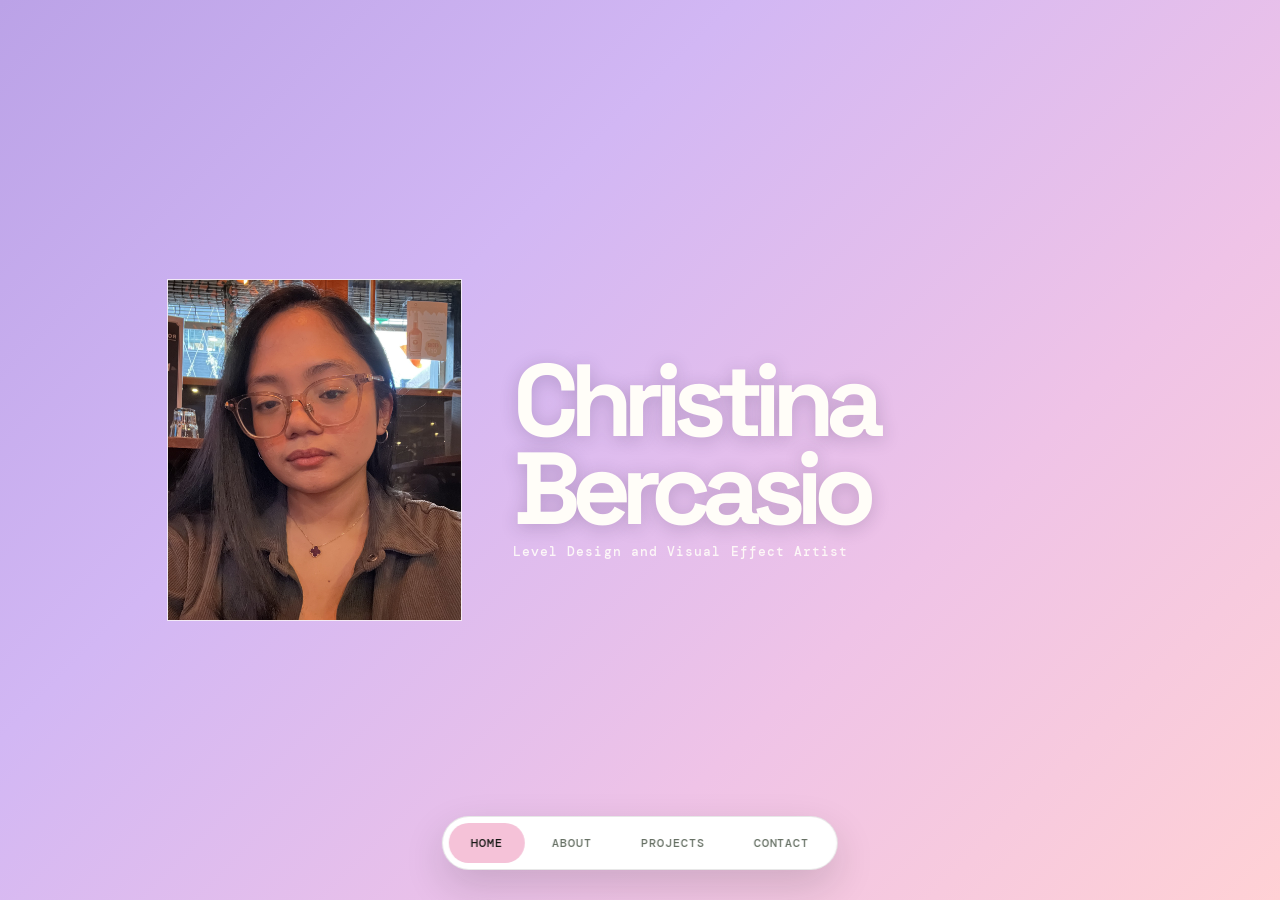
<file: index.html>
<!doctype html>
<html lang="en">
  <head>
    <meta charset="UTF-8" />
    <meta name="viewport" content="width=device-width, initial-scale=1.0" />
    <link rel="stylesheet" href="styles/portfolio.css" />
    <script src="scripts/portfolio.js" defer></script>
    <title>Christina Bercasio | Level Design + VFX</title>
  </head>

  <body>
    <main id="section-hero" class="full-page-section-layout">
      <div class="main-content-layout">
        <div class="hero-copy fade-in-up">
          <h1>Christina<br /><span>Bercasio</span></h1>
          <p class="hero-role">Level Design and Visual Effect Artist</p>
        </div>
        <img class="hero-portrait" src="images/IMG_1557.jpeg" alt="Portrait of Christina Bercasio" />
      </div>
    </main>

    <!-- Floating site navigation keeps every page one tap away. -->
    <nav class="bottom-nav" aria-label="Primary navigation">
      <a href="index.html" class="is-active" aria-current="page">Home</a>
      <a href="about.html">About</a>
      <a href="projects.html">Projects</a>
      <a href="contact.html">Contact</a>
    </nav>
  </body>
</html>
</file>
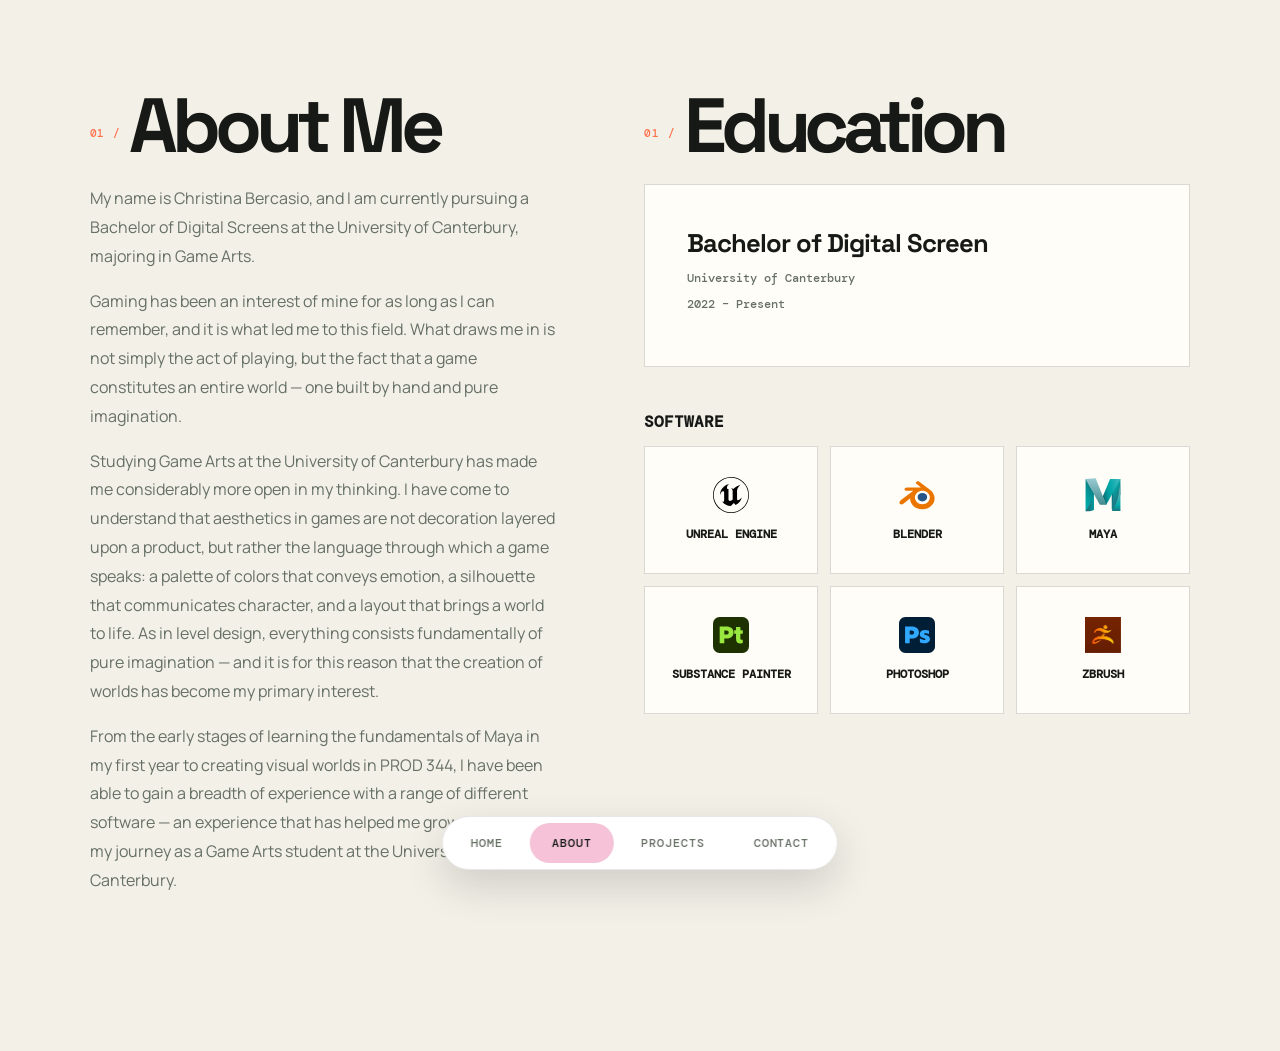
<file: about.html>
<!doctype html>
<html lang="en">
  <head>
    <meta charset="UTF-8" />
    <meta name="viewport" content="width=device-width, initial-scale=1.0" />
    <link rel="stylesheet" href="styles/portfolio.css" />
    <script src="scripts/portfolio.js" defer></script>
    <title>Christina Bercasio | About</title>
  </head>

  <body>
    <div class="full-page-section-layout" id="section-about">
      <div class="main-content-layout">
        <!-- The left column introduces Christina and her creative focus. -->
        <div class="descriptive-content-area about-bio reveal-right">
          <h2>About Me</h2>
          <p>
            My name is Christina Bercasio, and I am currently pursuing a Bachelor of Digital Screens at the University of Canterbury, majoring in Game Arts.
          </p>
          <p>
            Gaming has been an interest of mine for as long as I can remember, and it is what led me to this field. What draws me in is not simply the act of playing, but the fact that a game constitutes an entire world — one built by hand and pure imagination.
          </p>
          <p>
            Studying Game Arts at the University of Canterbury has made me considerably more open in my thinking. I have come to understand that aesthetics in games are not decoration layered upon a product, but rather the language through which a game speaks: a palette of colors that conveys emotion, a silhouette that communicates character, and a layout that brings a world to life. As in level design, everything consists fundamentally of pure imagination — and it is for this reason that the creation of worlds has become my primary interest.
          </p>
          <p>
            From the early stages of learning the fundamentals of Maya in my first year to creating visual worlds in PROD 344, I have been able to gain a breadth of experience with a range of different software — an experience that has helped me grow throughout my journey as a Game Arts student at the University of Canterbury.
          </p>
        </div>

        <!-- The right column keeps Education above the software used in her practice. -->
        <div class="about-details">
          <div class="exp-page-container about-education">
            <h2 class="exp-page-title reveal">Education</h2>
            <div class="exp-page-item animate-on-scroll stagger-1">
              <div class="exp-header-section">
                <div class="exp-company-info">
                  <h2>Bachelor of Digital Screen</h2>
                  <p class="exp-org">University of Canterbury</p>
                  <p class="exp-period">2022 &ndash; Present</p>
                </div>
              </div>
            </div>
          </div>

          <div class="about-software descriptive-content-area">
            <h3 class="stats-title about-tools-title">Software</h3>
            <div class="tech-grid about-tools-grid">
              <div class="tech-item">
                <img src="images/software/unreal-engine.svg" alt="Unreal Engine" />
                <span>Unreal Engine</span>
              </div>
              <div class="tech-item">
                <img src="images/software/blender.svg" alt="Blender" />
                <span>Blender</span>
              </div>
              <div class="tech-item">
                <img src="images/software/maya.svg" alt="Autodesk Maya" />
                <span>Maya</span>
              </div>
              <div class="tech-item">
                <img src="images/software/substance-3d-painter.svg" alt="Adobe Substance 3D Painter" />
                <span>Substance Painter</span>
              </div>
              <div class="tech-item">
                <img src="images/software/photoshop.svg" alt="Adobe Photoshop" />
                <span>Photoshop</span>
              </div>
              <div class="tech-item">
                <img src="images/software/zbrush.jpg" alt="Maxon ZBrush" />
                <span>ZBrush</span>
              </div>
            </div>
          </div>
        </div>
      </div>
    </div>

    <nav class="bottom-nav" aria-label="Primary navigation">
      <a href="index.html">Home</a>
      <a href="about.html" class="is-active" aria-current="page">About</a>
      <a href="projects.html">Projects</a>
      <a href="contact.html">Contact</a>
    </nav>
  </body>
</html>
</file>
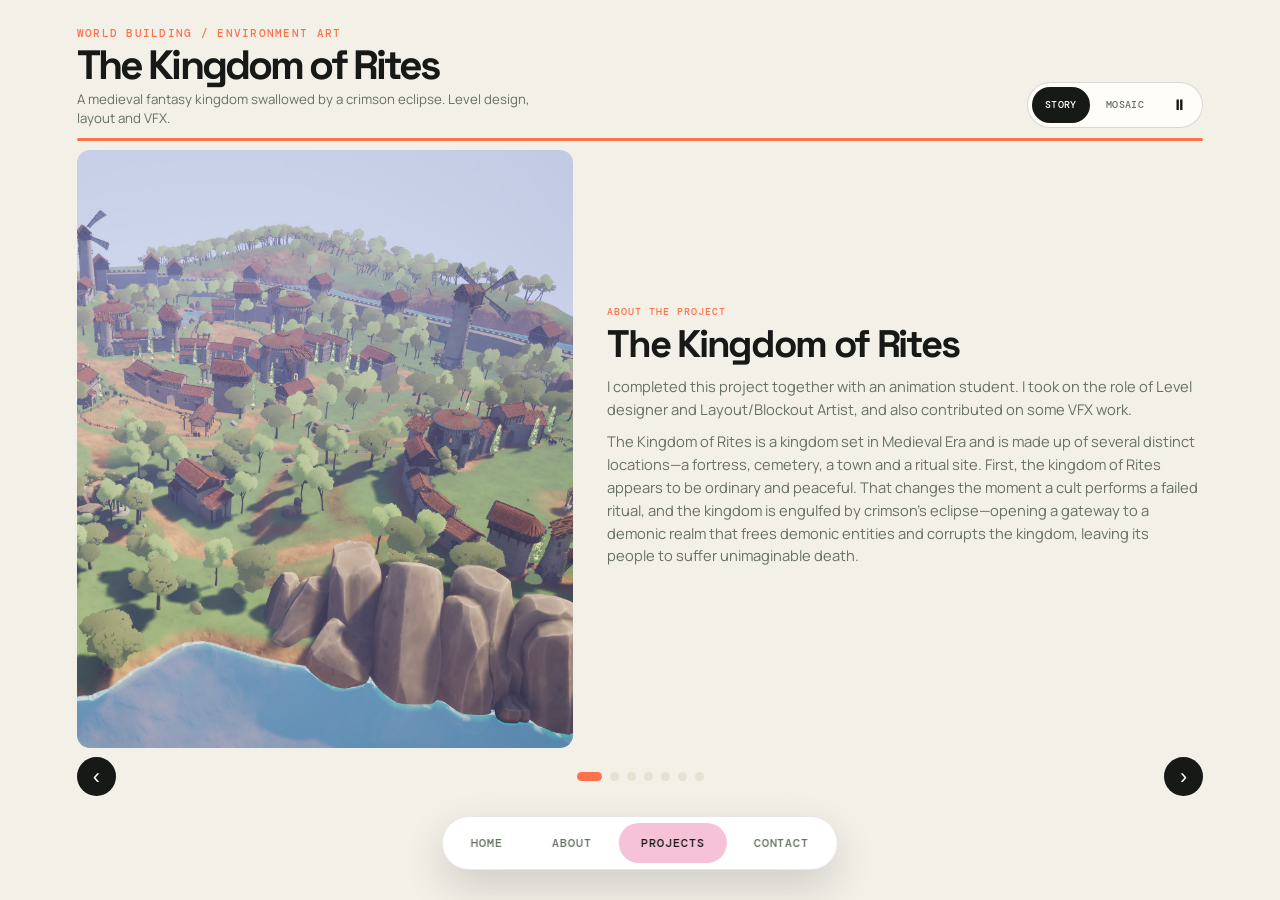
<file: projects.html>
<!doctype html>
<html lang="en">
  <head>
    <meta charset="UTF-8" />
    <meta name="viewport" content="width=device-width, initial-scale=1.0" />
    <link rel="stylesheet" href="styles/portfolio.css" />
    <link rel="stylesheet" href="styles/showcase.css" />
    <script src="scripts/portfolio.js" defer></script>
    <script src="scripts/showcase.js" defer></script>
    <title>Christina Bercasio | Projects</title>
  </head>

  <body>
    <main class="showcase" id="section-projects">
      <div class="showcase-shell">
        <header class="showcase-head">
          <div class="showcase-heading">
            <p class="showcase-kicker">World building / Environment art</p>
            <h1 class="showcase-title">The Kingdom of Rites</h1>
            <p class="showcase-intro">A medieval fantasy kingdom swallowed by a crimson eclipse. Level design, layout and VFX.</p>
          </div>
          <div class="showcase-controls" role="group" aria-label="Showcase view">
            <button type="button" data-mode="story" aria-pressed="true">Story</button>
            <button type="button" data-mode="mosaic" aria-pressed="false">Mosaic</button>
            <button type="button" class="showcase-autoplay" aria-label="Pause autoplay">&#x23F8;</button>
          </div>
        </header>
        <div class="showcase-progress" aria-hidden="true"><i></i></div>
        <section class="showcase-story" aria-label="Project story">
          <div class="showcase-story-page"></div>
          <div class="showcase-story-nav">
            <button type="button" class="showcase-arrow" data-story-step="-1" aria-label="Previous page">&#x2039;</button>
            <div class="showcase-dots" aria-label="Story pages"></div>
            <button type="button" class="showcase-arrow" data-story-step="1" aria-label="Next page">&#x203A;</button>
          </div>
        </section>
        <section class="showcase-mosaic" aria-label="The Kingdom of Rites gallery" hidden></section>
        <dialog class="showcase-lightbox" aria-label="The Kingdom of Rites gallery">
          <div class="showcase-lightbox-inner"></div>
        </dialog>
      </div>
    </main>

    <nav class="bottom-nav" aria-label="Primary navigation">
      <a href="index.html">Home</a>
      <a href="about.html">About</a>
      <a href="projects.html" class="is-active" aria-current="page">Projects</a>
      <a href="contact.html">Contact</a>
    </nav>
  </body>
</html>
</file>
<file: styles/portfolio.css>
/* These fonts separate expressive headings, readable body copy, and technical labels. */
@import url('https://fonts.googleapis.com/css2?family=DM+Mono:wght@400;500&family=Manrope:wght@400;500;600;700;800&family=Space+Grotesk:wght@400;500;600;700&display=swap');

/* Shared colors and font roles keep every page visually consistent. */
:root {
  --ink: #171916;
  --muted: #667064;
  --paper: #f3f0e8;
  --paper-deep: #e7e1d3;
  --line: rgba(23, 25, 22, 0.16);
  --lime: #c8ee70;
  --blush: #f5c2d8;
  --ember: #ff714b;
  --white: #fffdf8;
  --display: 'Space Grotesk', sans-serif;
  --body: 'Manrope', sans-serif;
  --mono: 'DM Mono', monospace;
}

* { box-sizing: border-box; }
html { scroll-behavior: smooth; background: var(--paper); }
body { margin: 0; background: var(--paper); color: var(--ink); font-family: var(--body); overflow-x: hidden; }
a { color: inherit; }
img { display: block; max-width: 100%; }

/* Floating navigation sits at the bottom center so the artwork stays unobstructed. */
.bottom-nav { position: fixed; bottom: clamp(18px, 3vw, 30px); left: 50%; z-index: 40; display: flex; align-items: center; gap: 5px; padding: 6px; background: #ffffff; border: 1px solid rgba(23, 25, 22, .1); border-radius: 999px; box-shadow: 0 16px 40px rgba(23, 25, 22, .16); backdrop-filter: blur(18px); transform: translateX(-50%); }
.bottom-nav a { padding: 12px 22px; border-radius: 999px; color: var(--muted); text-decoration: none; font: 500 .76rem var(--mono); letter-spacing: .08em; text-transform: uppercase; transition: background .22s ease, color .22s ease; }
.bottom-nav a:hover { color: var(--ink); background: var(--paper-deep); }
.bottom-nav a.is-active, .bottom-nav a.is-active:hover { background: var(--blush); color: var(--ink); }
.bottom-nav a:focus-visible { outline: 2px solid var(--ink); outline-offset: 3px; }

/* Shared page spacing leaves room for the fixed nav and keeps sections readable. */
.full-page-section-layout { min-height: 100vh; width: 100%; padding: clamp(56px, 7vw, 104px) clamp(22px, 7vw, 112px) 140px; position: relative; }
.main-content-layout { width: min(1180px, 100%); margin: 0 auto; display: flex; align-items: center; gap: clamp(32px, 7vw, 110px); }

/* The hero image and dark overlay keep the headline legible without hiding the artwork. */
#section-hero { min-height: 100svh; display: flex; align-items: center; padding-bottom: clamp(56px, 7vw, 104px); color: #302047; background: linear-gradient(135deg, #bba2e7 0%, #d2b7f4 34%, #efc3e7 68%, #ffd1d5 100%); }
#section-hero .main-content-layout { width: 100%; max-width: none; margin: 0; align-items: center; justify-content: center; gap: clamp(24px, 4vw, 72px); }
.hero-copy { position: relative; left: 0; order: 1; flex: 0 1 600px; max-width: 600px; text-align: left; }
.eyebrow, .kicker { color: var(--ember); font: 500 .7rem var(--mono); letter-spacing: .12em; text-transform: uppercase; }
.hero-copy h1 { margin: 18px 0 22px; color: var(--white); font: 700 clamp(3.8rem, 8vw, 8.5rem)/.86 var(--display); letter-spacing: -.09em; text-shadow: 0 3px 18px rgba(48, 32, 71, .22); }
.hero-copy h1 span { color: var(--white); }
.hero-copy p { max-width: 520px; margin: 0; color: rgba(255,253,248,.82); font-size: clamp(1rem, 1.6vw, 1.25rem); line-height: 1.65; }
.hero-copy .hero-role { max-width: none; margin: -12px 0 0; color: rgba(255,253,248,.9); font: 500 clamp(.72rem, 1.05vw, .92rem)/1.4 var(--mono); letter-spacing: .08em; }
.hero-portrait { display: block; order: 0; flex: 0 1 clamp(240px, 23vw, 390px); width: clamp(240px, 23vw, 390px); max-height: 52svh; aspect-ratio: 2316 / 2692; border: 1px solid rgba(255,253,248,.72); object-fit: cover; object-position: center 42%; }
.hero-index { margin-left: auto; padding-bottom: 8px; color: #302047; font: 500 .68rem var(--mono); writing-mode: vertical-rl; letter-spacing: .1em; text-decoration: none; transition: color .25s ease, transform .25s ease; }
.hero-index:hover { color: var(--white); transform: translateY(4px); }

/* This section turns the homepage scroll into a visual index of the portfolio pages. */
.home-explore { padding: clamp(80px, 12vw, 150px) clamp(22px, 7vw, 112px) 140px; background: var(--paper); }
.home-explore-heading { width: min(1180px, 100%); margin: 0 auto 42px; }
.home-explore-heading h2 { margin: 12px 0; color: var(--ink); font: 700 clamp(2.6rem, 6vw, 6rem)/.9 var(--display); letter-spacing: -.08em; }
.home-explore-heading > p:last-child { max-width: 430px; margin: 0; color: var(--muted); line-height: 1.7; }
.home-page-grid { width: min(1180px, 100%); margin: 0 auto; display: grid; grid-template-columns: repeat(12, 1fr); grid-auto-rows: 250px; gap: 14px; }
.home-page-card { position: relative; grid-column: span 4; overflow: hidden; min-width: 0; background: var(--ink); color: var(--white); text-decoration: none; }
.home-page-card-large { grid-column: span 8; grid-row: span 2; }
.home-page-card-wide { grid-column: span 8; }
.home-page-card::after { content: ''; position: absolute; inset: 0; background: linear-gradient(180deg, transparent 30%, rgba(12, 15, 11, .9)); }
.home-page-card img { width: 100%; height: 100%; object-fit: cover; transition: transform .6s cubic-bezier(.2, .7, .2, 1), filter .3s ease; }
.home-page-card:hover img { transform: scale(1.06); filter: saturate(1.12); }
.home-page-card-copy { position: absolute; right: 24px; bottom: 22px; left: 24px; z-index: 1; display: flex; flex-direction: column; gap: 5px; }
.home-page-card-copy small, .home-page-card-copy em { color: var(--lime); font: 500 .64rem var(--mono); letter-spacing: .08em; text-transform: uppercase; font-style: normal; }
.home-page-card-copy strong { font: 700 clamp(1.5rem, 3vw, 3.2rem)/.95 var(--display); letter-spacing: -.06em; }
.home-page-card-copy em { color: rgba(255,253,248,.72); }

#section-about, #section-tech-stack, #section-contact, #section-projects { background: var(--paper); }
#section-about .main-content-layout { align-items: flex-start; }
.descriptive-content-area { width: min(760px, 100%); }
.descriptive-content-area h2, .exp-page-title, .main-title { margin: 0 0 24px; color: var(--ink); font: 700 clamp(2.5rem, 6vw, 5.8rem)/.92 var(--display); letter-spacing: -.08em; }
.descriptive-content-area p { max-width: 680px; color: var(--muted); font-size: 1rem; line-height: 1.8; }
.descriptive-content-area h2::before, .exp-page-title::before, .main-title::before { content: '01 / '; color: var(--ember); font: 500 .7rem var(--mono); letter-spacing: .08em; vertical-align: middle; }
.exp-page-container, .contact-container { width: min(1080px, 100%); margin: 0 auto; }
.exp-page-item, .project-item, .tech-item, .contact-methods { background: var(--white); border: 1px solid var(--line); }
.exp-page-item, .project-item { padding: clamp(22px, 4vw, 42px); margin-top: 18px; }
.exp-company-info h2, .project-header h3 { margin: 0 0 9px; font: 700 clamp(1.25rem, 2vw, 2rem) var(--display); letter-spacing: -.04em; }
.exp-org, .exp-period, .exp-location, .project-meta, .project-link, .project-link-disabled { color: var(--muted); font: 500 .72rem var(--mono); }
.exp-list, .project-list { padding-left: 18px; color: var(--muted); line-height: 1.75; }
.project-image-container { max-height: 370px; overflow: hidden; margin: -42px -42px 28px; }
.project-image { width: 100%; height: 370px; object-fit: cover; }
.project-link { color: var(--ember); text-decoration: none; }
.project-skills { display: flex; flex-wrap: wrap; gap: 8px; margin-top: 22px; }
.skill-badge { padding: 7px 10px; background: var(--paper-deep); color: var(--ink); font: 500 .62rem var(--mono); text-transform: uppercase; }
.tabs-container { display: flex; gap: 8px; margin: 30px 0 22px; border-bottom: 1px solid var(--line); }
.tab-btn { padding: 12px 0; margin-right: 22px; border: 0; border-bottom: 2px solid transparent; background: transparent; color: var(--muted); cursor: pointer; font: 500 .7rem var(--mono); text-transform: uppercase; }
.tab-btn.active { border-color: var(--ember); color: var(--ink); }
.tab-content { display: none; }
.tab-content.active { display: block; }

/* Tool cards use a shared grid so the About and Toolkit pages stay aligned. */
.tech-grid { display: grid; grid-template-columns: repeat(auto-fit, minmax(150px, 1fr)); gap: 12px; }
.tech-item { min-height: 150px; padding: 20px; display: flex; flex-direction: column; justify-content: center; align-items: center; gap: 14px; text-align: center; }
.tech-item img { width: 42px; height: 42px; object-fit: contain; }
.tech-item span { font: 600 .72rem var(--mono); text-transform: uppercase; }
.about-tools-title { margin: 34px 0 14px; }
.toolkit-heading { margin: 34px 0 14px; }
.about-tools-grid { grid-template-columns: repeat(3, minmax(0, 1fr)); }
.about-tools-grid .tech-item { min-height: 128px; padding: 14px 10px; }
.about-tools-grid .tech-item img { width: 36px; height: 36px; }
.about-bio { flex: 1 1 46%; max-width: 560px; margin: 0; }
.about-details { flex: 1 1 54%; min-width: 0; }
.about-education { width: 100%; }
.about-software { width: 100%; margin-top: 44px; }
.contact-container { text-align: left; }
.contact-methods { display: flex; flex-wrap: wrap; gap: 18px; padding: 20px; margin: 28px 0; }
.method-item { display: flex; align-items: center; gap: 10px; }
.method-item a { color: var(--ink); text-decoration: none; font: 500 .74rem var(--mono); }
.contact-icon { width: 20px; height: 20px; color: var(--ember); }
.stats-title { color: var(--ink); font: 600 1rem var(--mono); text-transform: uppercase; }

/* Projects showcase: one fixed screen with a modal viewer. */
.showcase { height: 100vh; height: 100dvh; min-height: 0; display: flex; overflow: hidden; }
.showcase-shell { width: min(1180px, 100%); height: 100%; min-height: 0; margin: 0 auto; display: flex; flex-direction: column; }
.showcase-head { flex: 0 0 auto; margin-bottom: 14px; }
.showcase-head .kicker { margin: 0 0 8px; }
.showcase-head .exp-page-title { margin: 0 0 10px; font-size: clamp(2rem, 3.4vw, 3.2rem); line-height: .95; }
.showcase-intro { max-width: 60ch; margin: 0; color: var(--muted); font-size: .95rem; line-height: 1.6; }
.showcase-nav { position: absolute; top: 50%; z-index: 2; width: 46px; height: 46px; border: 1px solid rgba(23, 25, 22, .12); border-radius: 50%; background: rgba(255, 253, 248, .92); color: var(--ink); font-size: 1.35rem; line-height: 1; cursor: pointer; box-shadow: 0 4px 16px rgba(0, 0, 0, .25); transform: translateY(-50%); }
.showcase-nav:hover { background: var(--white); }
.showcase-nav.prev { left: 14px; }
.showcase-nav.next { right: 14px; }
.showcase-badge { position: absolute; right: 5px; bottom: 5px; padding: 3px 6px; border-radius: 999px; background: var(--ember); color: var(--white); font: 700 .52rem var(--mono); letter-spacing: .04em; text-transform: uppercase; font-style: normal; }

.showcase-mosaic { flex: 1 1 auto; min-height: 0; display: grid; grid-template-columns: repeat(4, minmax(0, 1fr)); grid-template-rows: repeat(2, minmax(0, 1fr)); gap: 10px; }
.showcase-mosaic .showcase-tile:first-child { grid-column: span 2; }
.showcase-tile { position: relative; display: block; width: 100%; height: 100%; min-height: 0; padding: 0; border: 0; border-radius: 13px; overflow: hidden; background: var(--ink); text-align: left; cursor: pointer; }
.showcase-tile img { width: 100%; height: 100%; object-fit: cover; transition: transform .5s ease, opacity .3s ease; }
.showcase-tile:hover img { transform: scale(1.04); opacity: .9; }
.showcase-tile > span { position: absolute; right: 0; bottom: 0; left: 0; padding: 26px 14px 12px; color: var(--white); font: 600 .8rem var(--body); background: linear-gradient(transparent, rgba(0, 0, 0, .78)); }
.showcase-tile .showcase-badge { top: 10px; right: 10px; bottom: auto; }

.showcase button:focus-visible, .showcase-lightbox button:focus-visible { outline: 3px solid var(--ember); outline-offset: 2px; }
.showcase-lightbox { position: fixed; inset: 0; width: 100%; height: 100%; max-width: none; max-height: none; margin: 0; padding: 0; border: 0; background: #0c0e0b; }
.showcase-lightbox::backdrop { background: rgba(12, 14, 11, .96); }
.showcase-lightbox-inner { position: relative; display: grid; place-items: center; width: 100%; height: 100%; padding: 56px 16px 62px; overflow: hidden; }
.showcase-lightbox img, .showcase-lightbox video { display: block; width: auto; height: auto; max-width: 100%; max-height: 100%; object-fit: contain; background: #000; }
.showcase-close { position: absolute; top: 12px; right: 16px; z-index: 3; width: 44px; height: 44px; border: 0; border-radius: 50%; background: var(--paper); color: var(--ink); font-size: 1.25rem; line-height: 1; cursor: pointer; }
.showcase-lightbox-caption { position: absolute; right: 0; bottom: 0; left: 0; margin: 0; padding: 34px 18px 16px; color: var(--white); text-align: center; font-size: .82rem; pointer-events: none; background: linear-gradient(transparent, rgba(0, 0, 0, .72)); }

/* Content starts subtly hidden, then becomes visible when JavaScript adds .active. */
.animate-on-scroll, [class*='reveal'] { opacity: 0; transform: translateY(18px); transition: opacity .65s ease, transform .65s ease; }
.animate-on-scroll.active, [class*='reveal'].active { opacity: 1; transform: none; }
.fade-in-up { animation: rise .8s .15s both ease-out; }
@keyframes rise { from { opacity: 0; transform: translateY(22px); } to { opacity: 1; transform: none; } }

/* On small screens the nav becomes a menu and dense grids become easier to scan. */
@media (max-width: 760px) {
  .full-page-section-layout { padding: 64px 22px 120px; }
  #section-hero { align-items: center; justify-content: center; padding: 64px 22px 120px; background-position: 64% center; }
  #section-hero .main-content-layout { align-items: center; justify-content: center; gap: clamp(16px, 3vh, 28px); }
  .main-content-layout { flex-direction: column; align-items: flex-start; }
  #section-about .main-content-layout { flex-direction: column; }
  .about-bio, .about-details { width: 100%; max-width: none; }
  .hero-copy h1 { font-size: clamp(2.8rem, 15.5vw, 5.5rem); }
  .hero-copy { left: 0; order: 0; flex: 0 0 auto; width: 100%; margin: 0; text-align: center; }
  .hero-copy .hero-role { max-width: 100%; margin-right: auto; margin-left: auto; font-size: clamp(.62rem, 3.2vw, .86rem); letter-spacing: .05em; }
  .hero-portrait { order: 1; flex: 0 1 auto; width: min(76vw, 320px); max-height: 40svh; }
  .hero-index { display: inline-block; margin: 24px 0 0; padding: 0; writing-mode: horizontal-tb; }
  .home-explore { padding-top: 80px; }
  .home-page-grid { grid-template-columns: 1fr 1fr; grid-auto-rows: 190px; }
  .home-page-card, .home-page-card-large, .home-page-card-wide { grid-column: span 2; grid-row: span 1; }
  .home-page-card-copy { right: 18px; bottom: 17px; left: 18px; }
  .about-tools-grid { grid-template-columns: repeat(2, minmax(0, 1fr)); width: 100%; }
  .showcase { height: 100dvh; }
  .showcase-head { margin-bottom: 12px; }
  .showcase-head .exp-page-title { font-size: clamp(1.85rem, 8vw, 2.4rem); margin-bottom: 0; }
  .showcase-intro { display: none; }
  .showcase-mosaic { grid-template-columns: repeat(2, minmax(0, 1fr)); grid-template-rows: repeat(4, minmax(0, 1fr)); gap: 8px; }
  .showcase-tile { border-radius: 10px; }
  .showcase-tile > span { padding: 18px 10px 8px; font-size: .7rem; }
  .showcase-nav { width: 40px; height: 40px; font-size: 1.1rem; }
  .showcase-lightbox-inner { padding: 48px 10px 52px; }
  .showcase-close { top: 8px; right: 10px; width: 40px; height: 40px; }
  .showcase-lightbox-caption { padding: 26px 12px 12px; font-size: .74rem; }
  .project-image-container { margin: -22px -22px 24px; }
  .project-image { height: 230px; }
  .exp-page-item, .project-item { padding: 22px; }
  .bottom-nav { right: 18px; bottom: 14px; left: 18px; justify-content: space-between; transform: none; }
  .bottom-nav a { flex: 1; padding: 11px 6px; text-align: center; font-size: .64rem; letter-spacing: .06em; }
}

@media (max-width: 760px) and (max-height: 560px) {
  #section-hero { padding: 28px 18px 84px; }
  .hero-copy h1 { margin: 8px 0 16px; font-size: clamp(2.4rem, 12vw, 4rem); }
  .hero-copy .hero-role { margin-top: -8px; }
  .hero-portrait { width: min(54vw, 230px); max-height: 34svh; }
}

@media (max-width: 360px) {
  #section-hero { padding-right: 16px; padding-left: 16px; }
  .hero-copy h1 { font-size: clamp(2.4rem, 14vw, 3.3rem); }
  .hero-copy .hero-role { font-size: clamp(.58rem, 3vw, .68rem); letter-spacing: .025em; }
}

@media (min-width: 761px) and (max-height: 560px) {
  #section-hero { padding-top: 28px; padding-bottom: 28px; }
  .hero-copy h1 { margin: 8px 0 16px; font-size: clamp(3rem, 8vw, 5rem); }
}

/* Mobile entrance motion keeps the hero feeling intentional without changing desktop layout. */
@media (max-width: 760px) and (prefers-reduced-motion: no-preference) {
  .hero-copy { animation: mobile-rise .7s .18s both ease-out; }
  .hero-index { animation: mobile-rise .7s .34s both ease-out; }
  @keyframes mobile-rise {
    from { opacity: 0; transform: translateY(18px); }
    to { opacity: 1; transform: none; }
  }
}
</file>
<file: styles/showcase.css>
/* Projects showcase styles are scoped so other portfolio pages keep their existing layout. */
.showcase {
  --showcase-surface: var(--white);
  --showcase-panel: var(--paper-deep);
  --showcase-height: 100dvh;
  height: var(--showcase-height);
  min-height: 0;
  overflow: hidden;
  padding: clamp(18px, 3vh, 30px) clamp(18px, 6vw, 88px) 104px;
  background: var(--paper);
}
.showcase, .showcase * { box-sizing: border-box; }
.showcase [hidden] { display: none !important; }
.showcase-shell { width: min(1180px, 100%); height: 100%; min-height: 0; margin: 0 auto; display: flex; flex-direction: column; }
.showcase-head { display: flex; flex: 0 0 auto; align-items: flex-end; justify-content: space-between; gap: 18px; margin-bottom: 10px; }
.showcase-heading { min-width: 0; }
.showcase-kicker { margin: 0 0 6px; color: var(--ember); font: 500 .66rem var(--mono); letter-spacing: .12em; text-transform: uppercase; }
.showcase-title { margin: 0 0 5px; color: var(--ink); font: 700 clamp(1.8rem, 3.2vw, 3rem)/.96 var(--display); letter-spacing: -.07em; }
.showcase-intro { max-width: 60ch; margin: 0; color: var(--muted); font-size: .83rem; line-height: 1.4; }
.showcase-controls { display: flex; flex: 0 0 auto; align-items: center; gap: 3px; padding: 4px; border: 1px solid var(--line); border-radius: 999px; background: var(--showcase-surface); }
.showcase-controls button { min-height: 36px; padding: 7px 13px; border: 0; border-radius: 999px; background: transparent; color: var(--muted); cursor: pointer; font: 500 .62rem var(--mono); letter-spacing: .04em; text-transform: uppercase; }
.showcase-controls button[aria-pressed="true"] { background: var(--ink); color: var(--white); }
.showcase-controls .showcase-autoplay { min-width: 38px; padding: 7px 10px; color: var(--ink); font: 700 .9rem var(--body); }
.showcase button:focus-visible { outline: 3px solid var(--ember); outline-offset: 3px; }
.showcase-progress { flex: 0 0 auto; height: 3px; margin-bottom: 9px; overflow: hidden; border-radius: 4px; background: var(--paper-deep); }
.showcase-progress i { display: block; width: 0; height: 100%; background: var(--ember); }
.showcase-story, .showcase-mosaic { flex: 1 1 auto; min-height: 0; }
.showcase-nav { position: absolute; top: 50%; z-index: 2; width: 44px; height: 44px; border: 1px solid var(--line); border-radius: 50%; background: rgba(255,253,248,.94); color: var(--ink); cursor: pointer; font-size: 1.25rem; transform: translateY(-50%); }
.showcase-nav.prev { left: 12px; } .showcase-nav.next { right: 12px; }
.showcase-badge { position: absolute; right: 4px; bottom: 4px; padding: 3px 5px; border-radius: 20px; background: var(--ember); color: white; font: 500 .5rem var(--mono); text-transform: uppercase; }
.showcase-story { display: flex; flex-direction: column; }
.showcase-story-page { display: grid; flex: 1 1 auto; grid-template-columns: minmax(0, 5fr) minmax(0, 6fr); gap: clamp(16px, 3vw, 34px); min-height: 0; }
.showcase-story-media { display: grid; min-height: 0; place-items: center; overflow: hidden; border-radius: 13px; background: var(--showcase-panel); }
.showcase-story-media img, .showcase-story-media video { display: block; width: 100%; height: 100%; object-fit: cover; }
.showcase-story-media video { object-fit: contain; }
.showcase-story-copy { position: relative; top: -8px; display: flex; min-height: 0; flex-direction: column; justify-content: center; padding-right: 4px; }
.showcase-story-copy small { color: var(--ember); font: 500 .62rem var(--mono); letter-spacing: .1em; text-transform: uppercase; }
.showcase-story-copy h2 { margin: 6px 0 12px; font: 700 clamp(1.5rem, 3vw, 2.7rem)/1.03 var(--display); letter-spacing: -.06em; }
.showcase-story-copy p { margin: 0 0 .65em; color: var(--muted); font-size: clamp(.77rem, 1.15vw, .94rem); line-height: 1.55; }
.showcase-story-page.is-dense .showcase-story-copy h2 { margin: 4px 0 7px; font-size: clamp(1.25rem, 2.2vw, 2rem); }
.showcase-story-page.is-dense .showcase-story-copy p { margin-bottom: .35em; font-size: clamp(.7rem, .95vw, .82rem); line-height: 1.35; }
.showcase-story-page.is-text-only { grid-template-columns: minmax(0, 1fr); }
.showcase-story-page.is-text-only .showcase-story-copy { width: 100%; max-width: 1000px; margin: auto; padding: 0 clamp(8px, 2vw, 24px); text-align: center; }
.showcase-story-page.is-text-only .showcase-story-copy h2 { margin: 2px 0 8px; font-size: clamp(1.2rem, 2.4vw, 2rem); }
.showcase-story-page.is-text-only .showcase-story-copy p { margin-bottom: .3em; font-size: clamp(.74rem, .92vw, .86rem); line-height: 1.3; }
.showcase-story-page.is-text-only:not(.is-dense) .showcase-story-copy h2 { margin: 6px 0 12px; font-size: clamp(1.5rem, 3vw, 2.7rem); }
.showcase-story-page.is-text-only:not(.is-dense) .showcase-story-copy p { margin-bottom: .65em; font-size: clamp(.85rem, 1.2vw, 1rem); line-height: 1.5; }
.showcase-story-nav { display: flex; flex: 0 0 auto; align-items: center; justify-content: space-between; padding-top: 9px; }
.showcase-arrow { width: 39px; height: 39px; border: 0; border-radius: 50%; background: var(--ink); color: var(--white); cursor: pointer; font-size: 1.35rem; }
.showcase-dots { display: flex; align-items: center; gap: 8px; }
.showcase-dots button { width: 9px; height: 9px; padding: 0; border: 0; border-radius: 20px; background: var(--paper-deep); cursor: pointer; }
.showcase-dots button[aria-current="true"] { width: 25px; background: var(--ember); }
.showcase-mosaic { display: grid; grid-template-columns: repeat(4, minmax(0, 1fr)); grid-template-rows: repeat(2, minmax(0, 1fr)); gap: 9px; }
.showcase-tile { position: relative; display: block; width: 100%; height: 100%; min-height: 0; padding: 0; overflow: hidden; border: 0; border-radius: 11px; background: var(--ink); text-align: left; cursor: pointer; }
.showcase-tile:first-child { grid-column: span 2; }
.showcase-tile img { display: block; width: 100%; height: 100%; object-fit: cover; transition: transform .35s ease; }
.showcase-tile:hover img { transform: scale(1.04); }
.showcase-tile > span { position: absolute; right: 0; bottom: 0; left: 0; padding: 24px 12px 10px; background: linear-gradient(transparent, rgba(0,0,0,.72)); color: white; font-size: .72rem; }
.showcase-lightbox { position: fixed; inset: 0; width: 100%; height: 100%; max-width: none; max-height: none; margin: 0; padding: 0; border: 0; background: #0c0e0b; }
.showcase-lightbox::backdrop { background: rgba(12,14,11,.96); }
.showcase-lightbox-inner { position: relative; display: grid; width: 100%; height: 100%; place-items: center; padding: 54px 16px 62px; overflow: hidden; }
.showcase-lightbox-inner > img, .showcase-lightbox-inner > video { display: block; width: auto; height: auto; max-width: 100%; max-height: 100%; object-fit: contain; }
.showcase-lightbox-caption { position: absolute; right: 0; bottom: 0; left: 0; margin: 0; padding: 30px 16px 12px; background: linear-gradient(transparent, rgba(0,0,0,.75)); color: white; text-align: center; font-size: .78rem; }
.showcase-close { position: absolute; top: 12px; right: 14px; z-index: 3; width: 42px; height: 42px; border: 0; border-radius: 50%; background: var(--paper); color: var(--ink); cursor: pointer; font-size: 1.1rem; }
@media (max-width: 760px) {
  .showcase { padding: 14px 16px 94px; }
  .showcase-head { align-items: flex-start; flex-direction: column; gap: 10px; margin-bottom: 8px; }
  .showcase-kicker { margin-bottom: 3px; font-size: .55rem; }
  .showcase-title { font-size: clamp(1.6rem, 7vw, 2.25rem); }
  .showcase-intro { display: none; }
  .showcase-controls { align-self: stretch; justify-content: space-between; }
  .showcase-controls button { flex: 1; min-height: 32px; padding: 6px 8px; font-size: .56rem; }
  .showcase-controls .showcase-autoplay { flex: 0 0 36px; }
  .showcase-progress { margin-bottom: 7px; }
  .showcase-story-page { grid-template-columns: minmax(0, 1fr); grid-template-rows: minmax(0, 36%) minmax(0, 1fr); gap: 10px; }
  .showcase-story-page.is-dense { grid-template-rows: minmax(0, 29%) minmax(0, 1fr); gap: 7px; }
  .showcase-story-copy { top: -32px; }
  .showcase-story-media img, .showcase-story-media video { object-fit: contain; }
  .showcase-story-copy h2 { margin: 3px 0 7px; font-size: clamp(1.2rem, 5vw, 1.55rem); }
  .showcase-story-copy small { font-size: .55rem; }
  .showcase-story-copy p { margin-bottom: .4em; font-size: clamp(.68rem, 2.8vw, .78rem); line-height: 1.42; }
  .showcase-story-page.is-dense .showcase-story-copy h2 { margin: 2px 0 5px; font-size: clamp(1rem, 4.3vw, 1.25rem); }
  .showcase-story-page.is-dense .showcase-story-copy p { margin-bottom: .22em; font-size: clamp(.65rem, 2.55vw, .72rem); line-height: 1.28; }
  .showcase-story-page.is-text-only { grid-template-rows: minmax(0, 1fr); }
  .showcase-story-page.is-text-only .showcase-story-copy { top: 0; max-width: 560px; padding: 0 2px; }
  .showcase-story-page.is-text-only .showcase-story-copy h2 { margin: 0 0 5px; font-size: clamp(.95rem, 4vw, 1.15rem); }
  .showcase-story-page.is-text-only .showcase-story-copy p { margin-bottom: .24em; font-size: clamp(.57rem, 2.5vw, .66rem); line-height: 1.18; }
  .showcase-story-page.is-text-only:not(.is-dense) .showcase-story-copy h2 { margin: 3px 0 7px; font-size: clamp(1.2rem, 5vw, 1.55rem); }
  .showcase-story-page.is-text-only:not(.is-dense) .showcase-story-copy p { margin-bottom: .4em; font-size: clamp(.72rem, 2.8vw, .84rem); line-height: 1.42; }
  .showcase-story-nav { padding-top: 7px; }
  .showcase-arrow { width: 34px; height: 34px; }
  .showcase-mosaic { grid-template-columns: repeat(2, minmax(0, 1fr)); grid-template-rows: repeat(4, minmax(0, 1fr)); gap: 7px; }
  .showcase-tile { border-radius: 8px; }
  .showcase-tile > span { padding: 18px 8px 7px; font-size: .62rem; }
  .showcase-nav { width: 38px; height: 38px; }
}
@media (max-height: 650px) and (min-width: 761px) {
  .showcase { padding-top: 12px; padding-bottom: 84px; }
  .showcase-intro { display: none; }
  .showcase-story-copy p { font-size: .76rem; line-height: 1.38; }
}
@media (max-width: 760px) and (max-height: 760px) {
  .showcase-story-page { grid-template-rows: minmax(0, 29%) minmax(0, 1fr); }
  .showcase-story-page.is-dense { grid-template-rows: minmax(0, 22%) minmax(0, 1fr); }
  .showcase-story-page.is-text-only { grid-template-rows: minmax(0, 1fr); }
  .showcase-story-page.is-text-only .showcase-story-copy p { font-size: .52rem; line-height: 1.08; }
}
@media (prefers-reduced-motion: reduce) {
  .showcase *, .showcase *::before, .showcase *::after { scroll-behavior: auto !important; animation-duration: .01ms !important; transition-duration: .01ms !important; }
}
</file>
